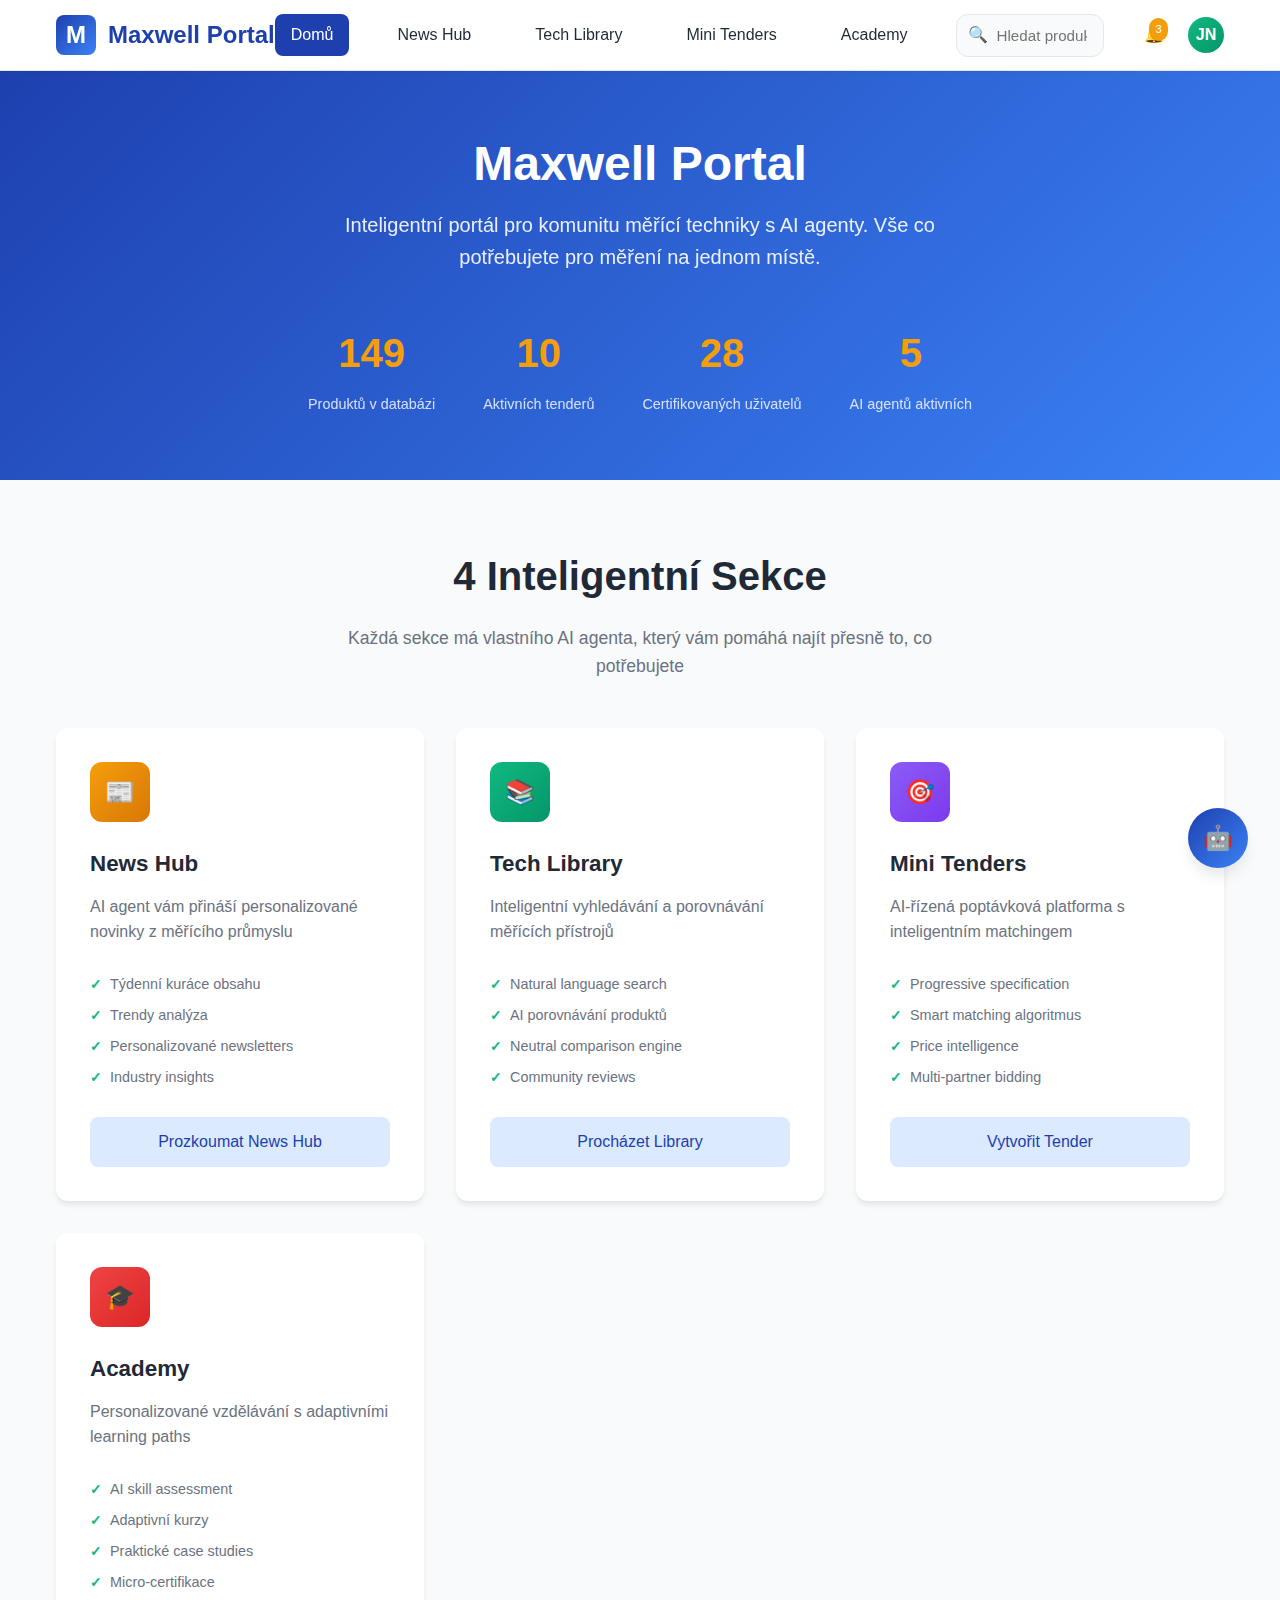
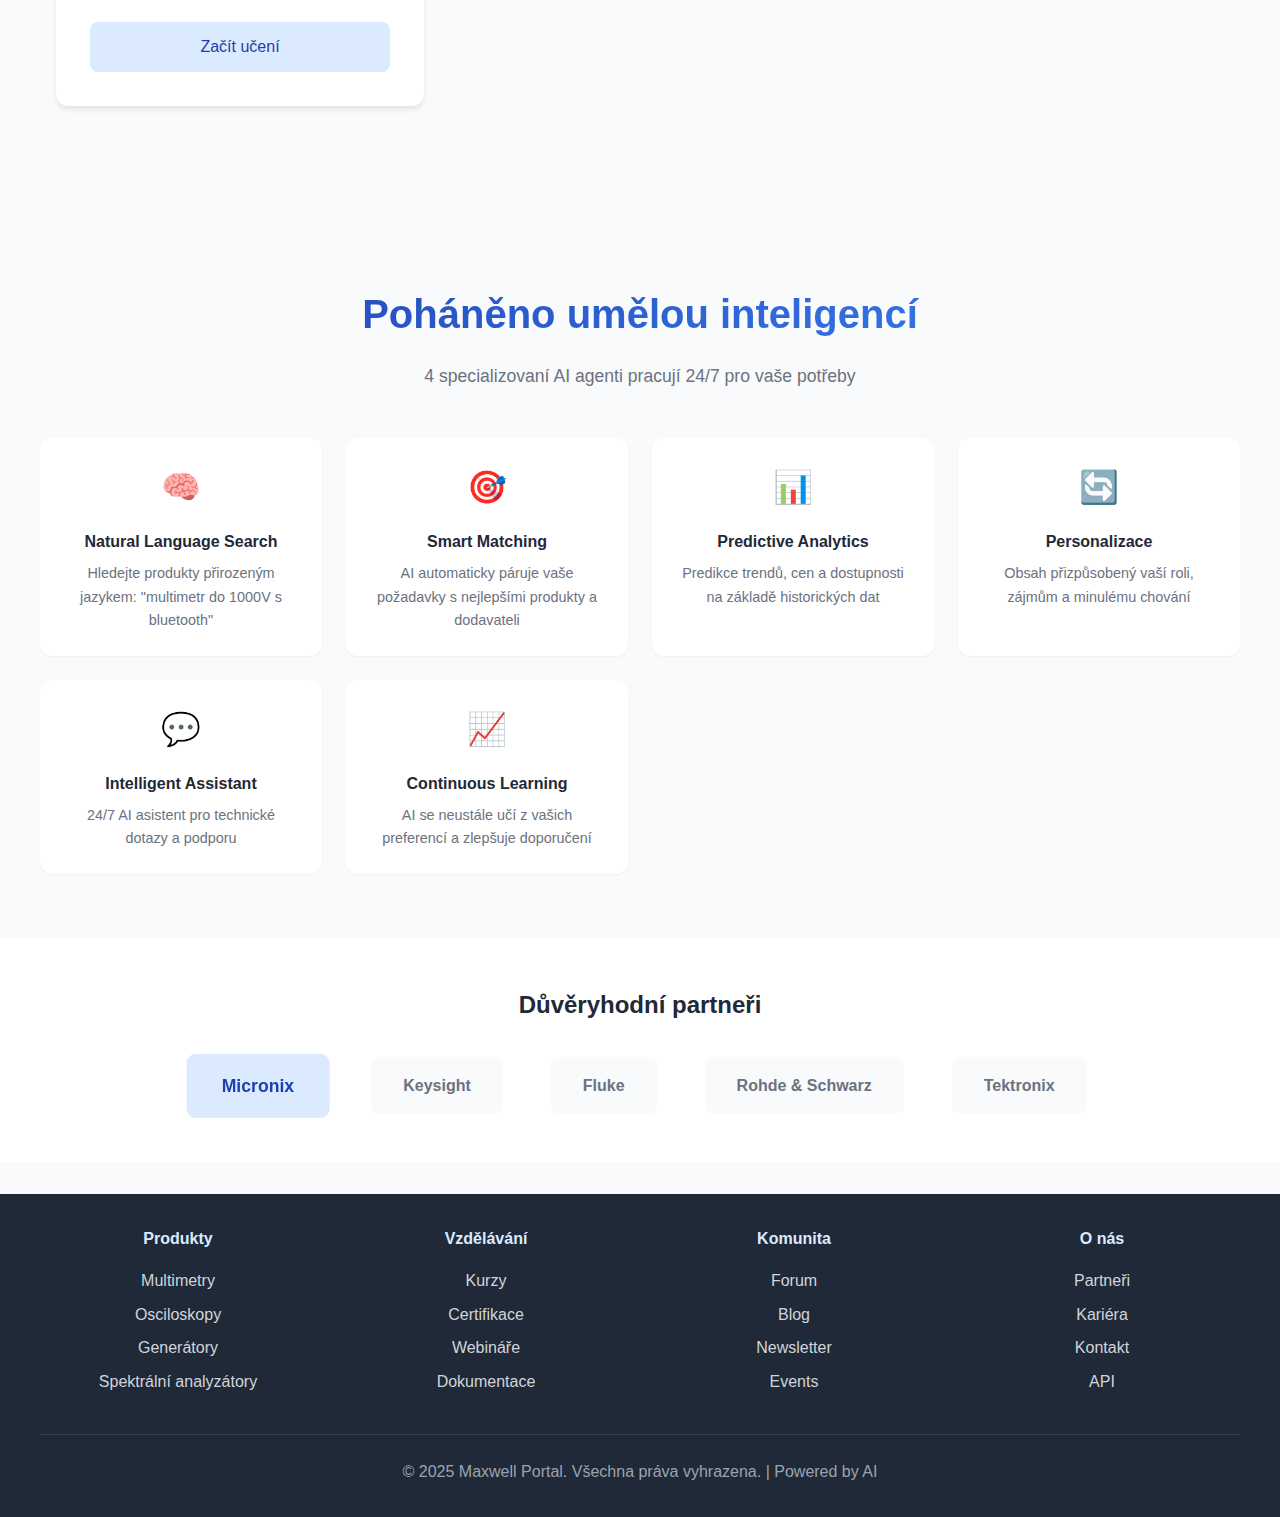
<file: index.html>
<!DOCTYPE html>
<html lang="cs">
<head>
    <meta charset="UTF-8">
    <meta name="viewport" content="width=device-width, initial-scale=1.0">
    <title>Maxwell Portal - Inteligentní portál pro měřící techniku</title>

    <!-- Shared CSS -->
    <link rel="stylesheet" href="./assets/css/main.css">
    
</head>

<body>
    <!-- Header -->
    <header class="header">
        <div class="nav-container">
            <a href="#" class="logo">
                <div class="logo-icon">M</div>
                Maxwell Portal
            </a>

            <!-- All pages include this navigation -->
            <nav class="main-nav">
                <a href="./index.html" class="nav-link">Domů</a>
                <a href="./news.html" class="nav-link">News Hub</a>
                <a href="./library.html" class="nav-link">Tech Library</a>
                <a href="./tenders.html" class="nav-link">Mini Tenders</a>
                <a href="./academy.html" class="nav-link">Academy</a>
            </nav>
            
            <div class="search-container">
                <input type="text" class="search-input" placeholder="Hledat produkty, články, kurzy..." id="globalSearch">
                <span class="search-icon">🔍</span>
            </div>
            
            <div class="user-menu">
                <div class="notification-bell tooltip" data-tooltip="3 nové notifikace">
                    🔔
                    <span class="notification-badge">3</span>
                </div>
                <div class="user-avatar tooltip" data-tooltip="Jan Novák - Lab Manager" onclick="showUserMenu()">
                    JN
                </div>
            </div>
        </div>
    </header>

    <!-- Main Content -->
    <main class="main-content">
        <!-- Hero Section -->
        <section class="hero-section">
            <div class="hero-container">
                <h1 class="hero-title">Maxwell Portal</h1>
                <p class="hero-subtitle">
                    Inteligentní portál pro komunitu měřící techniky s AI agenty. 
                    Vše co potřebujete pro měření na jednom místě.
                </p>
                
                <div class="hero-stats">
                    <div class="stat-item">
                        <span class="stat-number" data-target="1247">0</span>
                        <div class="stat-label">Produktů v databázi</div>
                    </div>
                    <div class="stat-item">
                        <span class="stat-number" data-target="89">0</span>
                        <div class="stat-label">Aktivních tenderů</div>
                    </div>
                    <div class="stat-item">
                        <span class="stat-number" data-target="234">0</span>
                        <div class="stat-label">Certifikovaných uživatelů</div>
                    </div>
                    <div class="stat-item">
                        <span class="stat-number" data-target="45">0</span>
                        <div class="stat-label">AI agentů aktivních</div>
                    </div>
                </div>
            </div>
        </section>

        <!-- Sections Overview -->
        <section class="sections-overview">
            <h2 class="sections-title">4 Inteligentní Sekce</h2>
            <p class="sections-subtitle">
                Každá sekce má vlastního AI agenta, který vám pomáhá najít přesně to, co potřebujete
            </p>
            
            <div class="sections-grid">
                <a href="#" class="section-card" onclick="navigateToSection('news')">
                    <div class="section-icon" style="background: linear-gradient(135deg, #f59e0b, #d97706);">
                        📰
                    </div>
                    <h3 class="section-title">News Hub</h3>
                    <p class="section-description">
                        AI agent vám přináší personalizované novinky z měřícího průmyslu
                    </p>
                    <ul class="section-features">
                        <li>Týdenní kuráce obsahu</li>
                        <li>Trendy analýza</li>
                        <li>Personalizované newsletters</li>
                        <li>Industry insights</li>
                    </ul>
                    <div class="section-cta">Prozkoumat News Hub</div>
                </a>

                <a href="#" class="section-card" onclick="navigateToSection('library')">
                    <div class="section-icon" style="background: linear-gradient(135deg, #10b981, #059669);">
                        📚
                    </div>
                    <h3 class="section-title">Tech Library</h3>
                    <p class="section-description">
                        Inteligentní vyhledávání a porovnávání měřících přístrojů
                    </p>
                    <ul class="section-features">
                        <li>Natural language search</li>
                        <li>AI porovnávání produktů</li>
                        <li>Neutral comparison engine</li>
                        <li>Community reviews</li>
                    </ul>
                    <div class="section-cta">Procházet Library</div>
                </a>

                <a href="#" class="section-card" onclick="navigateToSection('tenders')">
                    <div class="section-icon" style="background: linear-gradient(135deg, #8b5cf6, #7c3aed);">
                        🎯
                    </div>
                    <h3 class="section-title">Mini Tenders</h3>
                    <p class="section-description">
                        AI-řízená poptávková platforma s inteligentním matchingem
                    </p>
                    <ul class="section-features">
                        <li>Progressive specification</li>
                        <li>Smart matching algoritmus</li>
                        <li>Price intelligence</li>
                        <li>Multi-partner bidding</li>
                    </ul>
                    <div class="section-cta">Vytvořit Tender</div>
                </a>

                <a href="#" class="section-card" onclick="navigateToSection('academy')">
                    <div class="section-icon" style="background: linear-gradient(135deg, #ef4444, #dc2626);">
                        🎓
                    </div>
                    <h3 class="section-title">Academy</h3>
                    <p class="section-description">
                        Personalizované vzdělávání s adaptivními learning paths
                    </p>
                    <ul class="section-features">
                        <li>AI skill assessment</li>
                        <li>Adaptivní kurzy</li>
                        <li>Praktické case studies</li>
                        <li>Micro-certifikace</li>
                    </ul>
                    <div class="section-cta">Začít učení</div>
                </a>
            </div>
        </section>

        <!-- AI Features -->
        <section class="ai-features">
            <div class="ai-container">
                <h2 class="ai-title">Poháněno umělou inteligencí</h2>
                <p class="ai-subtitle">
                    4 specializovaní AI agenti pracují 24/7 pro vaše potřeby
                </p>
                
                <div class="ai-features-grid">
                    <div class="ai-feature">
                        <div class="ai-feature-icon">🧠</div>
                        <h4 class="ai-feature-title">Natural Language Search</h4>
                        <p class="ai-feature-desc">
                            Hledejte produkty přirozeným jazykem: "multimetr do 1000V s bluetooth"
                        </p>
                    </div>
                    
                    <div class="ai-feature">
                        <div class="ai-feature-icon">🎯</div>
                        <h4 class="ai-feature-title">Smart Matching</h4>
                        <p class="ai-feature-desc">
                            AI automaticky páruje vaše požadavky s nejlepšími produkty a dodavateli
                        </p>
                    </div>
                    
                    <div class="ai-feature">
                        <div class="ai-feature-icon">📊</div>
                        <h4 class="ai-feature-title">Predictive Analytics</h4>
                        <p class="ai-feature-desc">
                            Predikce trendů, cen a dostupnosti na základě historických dat
                        </p>
                    </div>
                    
                    <div class="ai-feature">
                        <div class="ai-feature-icon">🔄</div>
                        <h4 class="ai-feature-title">Personalizace</h4>
                        <p class="ai-feature-desc">
                            Obsah přizpůsobený vaší roli, zájmům a minulému chování
                        </p>
                    </div>
                    
                    <div class="ai-feature">
                        <div class="ai-feature-icon">💬</div>
                        <h4 class="ai-feature-title">Intelligent Assistant</h4>
                        <p class="ai-feature-desc">
                            24/7 AI asistent pro technické dotazy a podporu
                        </p>
                    </div>
                    
                    <div class="ai-feature">
                        <div class="ai-feature-icon">📈</div>
                        <h4 class="ai-feature-title">Continuous Learning</h4>
                        <p class="ai-feature-desc">
                            AI se neustále učí z vašich preferencí a zlepšuje doporučení
                        </p>
                    </div>
                </div>
            </div>
        </section>

        <!-- Partners -->
        <section class="partners-section">
            <div class="partners-container">
                <h3 class="partners-title">Důvěryhodní partneři</h3>
                <div class="partners-grid">
                    <div class="partner-logo featured">Micronix</div>
                    <div class="partner-logo">Keysight</div>
                    <div class="partner-logo">Fluke</div>
                    <div class="partner-logo">Rohde & Schwarz</div>
                    <div class="partner-logo">Tektronix</div>
                </div>
            </div>
        </section>
    </main>

    <!-- Footer -->
    <footer class="footer">
        <div class="footer-container">
            <div class="footer-content">
                <div class="footer-section">
                    <h4>Produkty</h4>
                    <a href="#">Multimetry</a>
                    <a href="#">Osciloskopy</a>
                    <a href="#">Generátory</a>
                    <a href="#">Spektrální analyzátory</a>
                </div>
                <div class="footer-section">
                    <h4>Vzdělávání</h4>
                    <a href="#">Kurzy</a>
                    <a href="#">Certifikace</a>
                    <a href="#">Webináře</a>
                    <a href="#">Dokumentace</a>
                </div>
                <div class="footer-section">
                    <h4>Komunita</h4>
                    <a href="#">Forum</a>
                    <a href="#">Blog</a>
                    <a href="#">Newsletter</a>
                    <a href="#">Events</a>
                </div>
                <div class="footer-section">
                    <h4>O nás</h4>
                    <a href="#">Partneři</a>
                    <a href="#">Kariéra</a>
                    <a href="#">Kontakt</a>
                    <a href="#">API</a>
                </div>
            </div>
            <div class="footer-bottom">
                <p>&copy; 2025 Maxwell Portal. Všechna práva vyhrazena. | Powered by AI</p>
            </div>
        </div>
    </footer>

    <!-- AI Assistant Widget -->
    <div class="ai-assistant">
        <button class="ai-toggle" onclick="toggleAIChat()">🤖</button>
        <div class="ai-chat" id="aiChat">
            <div class="ai-chat-header">
                Maxwell AI Assistant
            </div>
            <div class="ai-chat-body" id="aiChatBody">
                <div class="ai-message">
                    Ahoj! Jsem Maxwell AI asistent. Jak vám mohu pomoci? 
                    Můžete se zeptat na produkty, kurzy nebo vytvořit tender.
                </div>
            </div>
            <div class="ai-chat-input">
                <input type="text" placeholder="Napište zprávu..." id="aiInput" onkeypress="handleAIInput(event)">
                <button onclick="sendAIMessage()">▶</button>
            </div>
        </div>
    </div>

    <!-- Shared JS -->
    <script src="./assets/js/shared.js"></script>
    <script src="./assets/js/navigation.js"></script>
    <script src="./assets/js/ai-assistant.js"></script>
    <script src="./assets/js/landing.js"></script>
</body>
</html>
</file>
<file: assets/css/main.css>
/* Reset & Base Styles */
        * {
            margin: 0;
            padding: 0;
            box-sizing: border-box;
        }

        :root {
            --primary-blue: #1e40af;
            --secondary-blue: #3b82f6;
            --light-blue: #dbeafe;
            --dark-gray: #1f2937;
            --medium-gray: #6b7280;
            --light-gray: #f9fafb;
            --white: #ffffff;
            --accent-orange: #f59e0b;
            --success-green: #10b981;
            --border-color: #e5e7eb;
            
            --font-primary: 'Inter', -apple-system, BlinkMacSystemFont, sans-serif;
            --shadow-sm: 0 1px 2px 0 rgb(0 0 0 / 0.05);
            --shadow-md: 0 4px 6px -1px rgb(0 0 0 / 0.1);
            --shadow-lg: 0 10px 15px -3px rgb(0 0 0 / 0.1);
            --radius: 8px;
            --radius-lg: 12px;
        }

        body {
            font-family: var(--font-primary);
            line-height: 1.6;
            color: var(--dark-gray);
            background-color: var(--light-gray);
        }

        /* Header & Navigation */
        .header {
            background: var(--white);
            border-bottom: 1px solid var(--border-color);
            position: sticky;
            top: 0;
            z-index: 100;
            box-shadow: var(--shadow-sm);
        }

        .nav-container {
            max-width: 1200px;
            margin: 0 auto;
            padding: 0 1rem;
            display: flex;
            align-items: center;
            justify-content: space-between;
            height: 70px;
        }

        .logo {
            display: flex;
            align-items: center;
            gap: 12px;
            font-size: 1.5rem;
            font-weight: 700;
            color: var(--primary-blue);
            text-decoration: none;
        }

        .logo-icon {
            width: 40px;
            height: 40px;
            background: linear-gradient(135deg, var(--primary-blue), var(--secondary-blue));
            border-radius: var(--radius);
            display: flex;
            align-items: center;
            justify-content: center;
            color: white;
            font-weight: bold;
        }

        .main-nav {
            display: flex;
            gap: 2rem;
            list-style: none;
        }

        .main-nav a {
            color: var(--dark-gray);
            text-decoration: none;
            font-weight: 500;
            padding: 0.5rem 1rem;
            border-radius: var(--radius);
            transition: all 0.2s;
            position: relative;
        }

        .main-nav a:hover {
            background: var(--light-blue);
            color: var(--primary-blue);
        }

        .main-nav a.active {
            background: var(--primary-blue);
            color: white;
        }

        .search-container {
            flex: 1;
            max-width: 400px;
            margin: 0 2rem;
            position: relative;
        }

        .search-input {
            width: 100%;
            padding: 0.75rem 1rem 0.75rem 2.5rem;
            border: 1px solid var(--border-color);
            border-radius: var(--radius-lg);
            font-size: 0.95rem;
            background: var(--light-gray);
            transition: all 0.2s;
        }

        .search-input:focus {
            outline: none;
            border-color: var(--secondary-blue);
            background: white;
            box-shadow: 0 0 0 3px rgb(59 130 246 / 0.1);
        }

        .search-icon {
            position: absolute;
            left: 0.75rem;
            top: 50%;
            transform: translateY(-50%);
            color: var(--medium-gray);
        }

        .user-menu {
            display: flex;
            align-items: center;
            gap: 1rem;
        }

        .notification-bell {
            position: relative;
            padding: 0.5rem;
            color: var(--medium-gray);
            cursor: pointer;
            border-radius: var(--radius);
            transition: all 0.2s;
        }

        .notification-bell:hover {
            background: var(--light-gray);
            color: var(--primary-blue);
        }

        .notification-badge {
            position: absolute;
            top: 0.25rem;
            right: 0.25rem;
            background: var(--accent-orange);
            color: white;
            font-size: 0.7rem;
            padding: 0.15rem 0.4rem;
            border-radius: 10px;
            min-width: 18px;
            text-align: center;
        }

        .user-avatar {
            width: 36px;
            height: 36px;
            border-radius: 50%;
            background: linear-gradient(135deg, var(--success-green), #059669);
            display: flex;
            align-items: center;
            justify-content: center;
            color: white;
            font-weight: 600;
            cursor: pointer;
            transition: all 0.2s;
        }

        .user-avatar:hover {
            transform: scale(1.05);
        }

        /* Main Content */
        .main-content {
            min-height: calc(100vh - 70px);
        }

        /* Landing Page Styles */
        .hero-section {
            background: linear-gradient(135deg, var(--primary-blue), var(--secondary-blue));
            color: white;
            padding: 4rem 1rem;
            text-align: center;
        }

        .hero-container {
            max-width: 1200px;
            margin: 0 auto;
        }

        .hero-title {
            font-size: 3rem;
            font-weight: 700;
            margin-bottom: 1rem;
            line-height: 1.2;
        }

        .hero-subtitle {
            font-size: 1.25rem;
            margin-bottom: 2rem;
            opacity: 0.9;
            max-width: 600px;
            margin-left: auto;
            margin-right: auto;
        }

        .hero-stats {
            display: flex;
            justify-content: center;
            gap: 3rem;
            margin-top: 3rem;
        }

        .stat-item {
            text-align: center;
        }

        .stat-number {
            font-size: 2.5rem;
            font-weight: 700;
            display: block;
            color: var(--accent-orange);
        }

        .stat-label {
            font-size: 0.9rem;
            opacity: 0.8;
            margin-top: 0.5rem;
        }

        /* Sections Grid */
        .sections-overview {
            padding: 4rem 1rem;
            max-width: 1200px;
            margin: 0 auto;
        }

        .sections-title {
            text-align: center;
            font-size: 2.5rem;
            font-weight: 700;
            margin-bottom: 1rem;
            color: var(--dark-gray);
        }

        .sections-subtitle {
            text-align: center;
            font-size: 1.1rem;
            color: var(--medium-gray);
            margin-bottom: 3rem;
            max-width: 600px;
            margin-left: auto;
            margin-right: auto;
        }

        .sections-grid {
            display: grid;
            grid-template-columns: repeat(auto-fit, minmax(280px, 1fr));
            gap: 2rem;
            margin-bottom: 3rem;
        }

        .section-card {
            background: white;
            border-radius: var(--radius-lg);
            padding: 2rem;
            box-shadow: var(--shadow-md);
            transition: all 0.3s;
            cursor: pointer;
            border: 2px solid transparent;
            text-decoration: none;
            color: inherit;
        }

        .section-card:hover {
            transform: translateY(-4px);
            box-shadow: var(--shadow-lg);
            border-color: var(--secondary-blue);
        }

        .section-icon {
            width: 60px;
            height: 60px;
            border-radius: var(--radius-lg);
            display: flex;
            align-items: center;
            justify-content: center;
            font-size: 1.5rem;
            color: white;
            margin-bottom: 1.5rem;
        }

        .section-title {
            font-size: 1.4rem;
            font-weight: 600;
            margin-bottom: 0.75rem;
            color: var(--dark-gray);
        }

        .section-description {
            color: var(--medium-gray);
            margin-bottom: 1.5rem;
            line-height: 1.6;
        }

        .section-features {
            list-style: none;
            margin-bottom: 1.5rem;
        }

        .section-features li {
            padding: 0.25rem 0;
            color: var(--medium-gray);
            font-size: 0.9rem;
        }

        .section-features li:before {
            content: "✓";
            color: var(--success-green);
            font-weight: bold;
            margin-right: 0.5rem;
        }

        .section-cta {
            background: var(--light-blue);
            color: var(--primary-blue);
            padding: 0.75rem 1.5rem;
            border-radius: var(--radius);
            font-weight: 500;
            text-align: center;
            transition: all 0.2s;
        }

        .section-card:hover .section-cta {
            background: var(--primary-blue);
            color: white;
        }

        /* AI Features Section */
        .ai-features {
            background: var(--light-gray);
            padding: 4rem 1rem;
        }

        .ai-container {
            max-width: 1200px;
            margin: 0 auto;
        }

        .ai-title {
            text-align: center;
            font-size: 2.5rem;
            font-weight: 700;
            margin-bottom: 1rem;
            background: linear-gradient(135deg, var(--primary-blue), var(--secondary-blue));
            -webkit-background-clip: text;
            -webkit-text-fill-color: transparent;
            background-clip: text;
        }

        .ai-subtitle {
            text-align: center;
            font-size: 1.1rem;
            color: var(--medium-gray);
            margin-bottom: 3rem;
        }

        .ai-features-grid {
            display: grid;
            grid-template-columns: repeat(auto-fit, minmax(250px, 1fr));
            gap: 1.5rem;
        }

        .ai-feature {
            background: white;
            padding: 1.5rem;
            border-radius: var(--radius-lg);
            box-shadow: var(--shadow-sm);
            text-align: center;
            transition: all 0.3s;
        }

        .ai-feature:hover {
            transform: translateY(-2px);
            box-shadow: var(--shadow-md);
        }

        .ai-feature-icon {
            font-size: 2rem;
            margin-bottom: 1rem;
        }

        .ai-feature-title {
            font-weight: 600;
            margin-bottom: 0.5rem;
            color: var(--dark-gray);
        }

        .ai-feature-desc {
            font-size: 0.9rem;
            color: var(--medium-gray);
        }

        /* Partners Section */
        .partners-section {
            padding: 3rem 1rem;
            background: white;
        }

        .partners-container {
            max-width: 1200px;
            margin: 0 auto;
            text-align: center;
        }

        .partners-title {
            font-size: 1.5rem;
            font-weight: 600;
            margin-bottom: 2rem;
            color: var(--dark-gray);
        }

        .partners-grid {
            display: flex;
            justify-content: center;
            align-items: center;
            gap: 3rem;
            flex-wrap: wrap;
        }

        .partner-logo {
            padding: 1rem 2rem;
            background: var(--light-gray);
            border-radius: var(--radius);
            font-weight: 600;
            color: var(--medium-gray);
            transition: all 0.2s;
        }

        .partner-logo.featured {
            background: var(--light-blue);
            color: var(--primary-blue);
            transform: scale(1.1);
        }

        .partner-logo:hover {
            transform: scale(1.05);
        }

        /* Footer */
        .footer {
            background: var(--dark-gray);
            color: white;
            padding: 2rem 1rem;
            margin-top: 2rem;
        }

        .footer-container {
            max-width: 1200px;
            margin: 0 auto;
            text-align: center;
        }

        .footer-content {
            display: grid;
            grid-template-columns: repeat(auto-fit, minmax(200px, 1fr));
            gap: 2rem;
            margin-bottom: 2rem;
        }

        .footer-section h4 {
            margin-bottom: 1rem;
            color: var(--light-blue);
        }

        .footer-section a {
            color: #d1d5db;
            text-decoration: none;
            display: block;
            margin-bottom: 0.5rem;
            transition: color 0.2s;
        }

        .footer-section a:hover {
            color: white;
        }

        .footer-bottom {
            border-top: 1px solid #374151;
            padding-top: 1.5rem;
            color: #9ca3af;
        }

        /* Mobile Responsive */
        @media (max-width: 768px) {
            .main-nav {
                display: none;
            }

            .search-container {
                margin: 0 1rem;
                max-width: none;
            }

            .hero-title {
                font-size: 2rem;
            }

            .hero-stats {
                flex-direction: column;
                gap: 1.5rem;
            }

            .sections-grid {
                grid-template-columns: 1fr;
            }

            .ai-features-grid {
                grid-template-columns: repeat(auto-fit, minmax(200px, 1fr));
            }

            .partners-grid {
                gap: 1.5rem;
            }
        }

        /* AI Assistant Widget */
        .ai-assistant {
            position: fixed;
            bottom: 2rem;
            right: 2rem;
            z-index: 1000;
        }

        .ai-toggle {
            width: 60px;
            height: 60px;
            border-radius: 50%;
            background: linear-gradient(135deg, var(--primary-blue), var(--secondary-blue));
            color: white;
            border: none;
            cursor: pointer;
            box-shadow: var(--shadow-lg);
            display: flex;
            align-items: center;
            justify-content: center;
            font-size: 1.5rem;
            transition: all 0.3s;
        }

        .ai-toggle:hover {
            transform: scale(1.1);
        }

        .ai-chat {
            position: absolute;
            bottom: 80px;
            right: 0;
            width: 320px;
            height: 400px;
            background: white;
            border-radius: var(--radius-lg);
            box-shadow: var(--shadow-lg);
            display: none;
            flex-direction: column;
            overflow: hidden;
        }

        .ai-chat.open {
            display: flex;
        }

        .ai-chat-header {
            background: var(--primary-blue);
            color: white;
            padding: 1rem;
            font-weight: 600;
        }

        .ai-chat-body {
            flex: 1;
            padding: 1rem;
            overflow-y: auto;
        }

        .ai-message {
            background: var(--light-gray);
            padding: 0.75rem;
            border-radius: var(--radius);
            margin-bottom: 0.5rem;
            font-size: 0.9rem;
        }

        .ai-chat-input {
            padding: 1rem;
            border-top: 1px solid var(--border-color);
            display: flex;
            gap: 0.5rem;
        }

        .ai-chat-input input {
            flex: 1;
            padding: 0.5rem;
            border: 1px solid var(--border-color);
            border-radius: var(--radius);
        }

        .ai-chat-input button {
            padding: 0.5rem 1rem;
            background: var(--primary-blue);
            color: white;
            border: none;
            border-radius: var(--radius);
            cursor: pointer;
        }

        /* Loading Animation */
        .loading {
            display: inline-block;
            width: 20px;
            height: 20px;
            border: 3px solid var(--light-gray);
            border-radius: 50%;
            border-top-color: var(--primary-blue);
            animation: spin 1s ease-in-out infinite;
        }

        @keyframes spin {
            to { transform: rotate(360deg); }
        }

        /* Tooltips */
        .tooltip {
            position: relative;
            cursor: help;
        }

        .tooltip:before {
            content: attr(data-tooltip);
            position: absolute;
            bottom: 125%;
            left: 50%;
            transform: translateX(-50%);
            background: var(--dark-gray);
            color: white;
            padding: 0.5rem;
            border-radius: var(--radius);
            font-size: 0.8rem;
            white-space: nowrap;
            opacity: 0;
            pointer-events: none;
            transition: opacity 0.3s;
            z-index: 1000;
        }

        .tooltip:hover:before {
            opacity: 1;
        }
</file>
